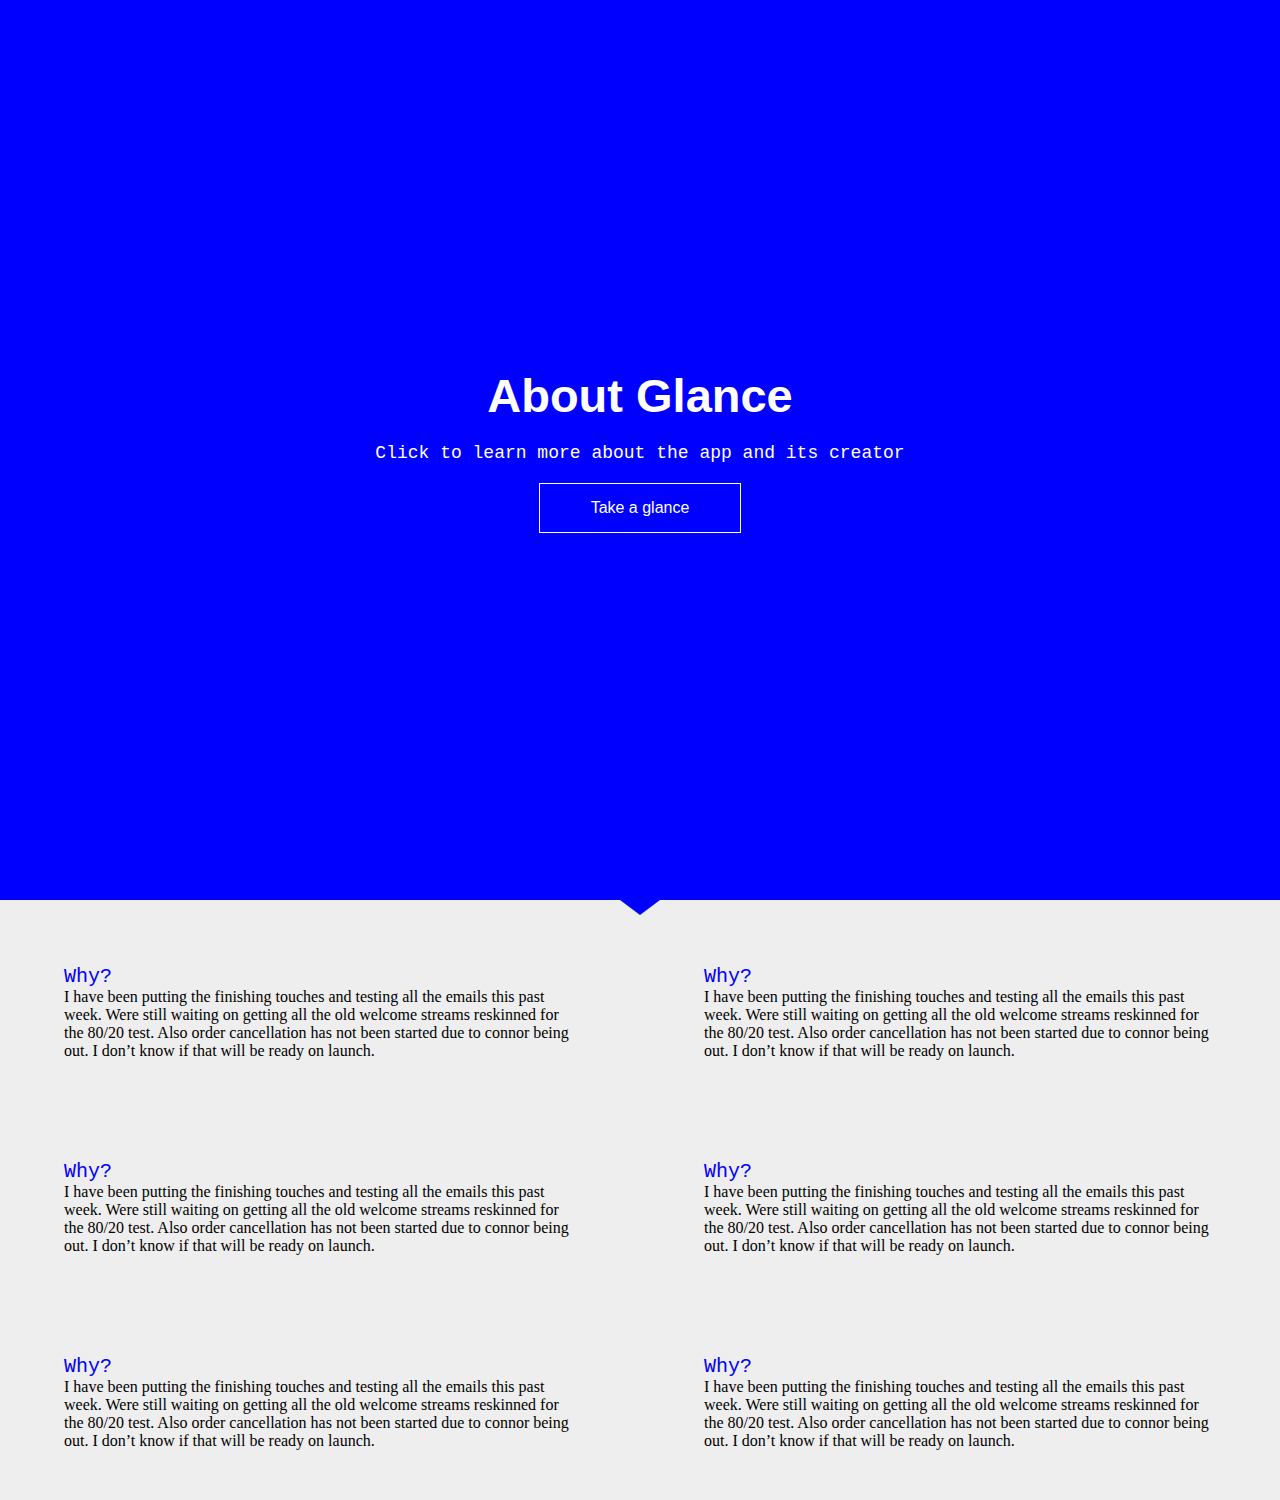
<file: about.html>
<!DOCTYPE html>
<html>

<head>
  <meta charset="utf-8">
<meta http-equiv="X-UA-Compatible" content="IE=edge">
<meta name="viewport" content="width=device-width, initial-scale=1">
  <title></title>
  <link rel="stylesheet" href="./stylesheets/about.css">
</head>

<body>
  <div class="container">
    <!-- hero -->
    <div class="heading">
      <span class="heading-h1">About Glance</span>

      <span class="dek"></span>
  <span class="dek2">Click to learn more about the app and its creator</span>
      <div class="button">Take a glance</div>
    </div>
    <div class="arrow-down">

    </div>
    <div class="content-container">
    <div class="content-left">
      <div class="content-heading">
        Why?
      </div>
      <div class="content">
        I have been putting the finishing touches and testing all the emails this past week.  Were still waiting on getting all the old welcome streams reskinned for the 80/20 test.  Also order cancellation has not been started due to connor being out. I don’t know if that will be ready on launch.

      </div>
    </div>
    <div class="content-right">
      <div class="content-heading">
        Why?
      </div>
      <div class="content">
        I have been putting the finishing touches and testing all the emails this past week.  Were still waiting on getting all the old welcome streams reskinned for the 80/20 test.  Also order cancellation has not been started due to connor being out. I don’t know if that will be ready on launch.

      </div>
    </div>
  </div>
  <div class="content-container">
  <div class="content-left">
    <div class="content-heading">
      Why?
    </div>
    <div class="content">
      I have been putting the finishing touches and testing all the emails this past week.  Were still waiting on getting all the old welcome streams reskinned for the 80/20 test.  Also order cancellation has not been started due to connor being out. I don’t know if that will be ready on launch.

    </div>
  </div>
  <div class="content-right">
    <div class="content-heading">
      Why?
    </div>
    <div class="content">
      I have been putting the finishing touches and testing all the emails this past week.  Were still waiting on getting all the old welcome streams reskinned for the 80/20 test.  Also order cancellation has not been started due to connor being out. I don’t know if that will be ready on launch.

    </div>
  </div>
</div>
<div class="content-container">
<div class="content-left">
  <div class="content-heading">
    Why?
  </div>
  <div class="content">
    I have been putting the finishing touches and testing all the emails this past week.  Were still waiting on getting all the old welcome streams reskinned for the 80/20 test.  Also order cancellation has not been started due to connor being out. I don’t know if that will be ready on launch.

  </div>
</div>
<div class="content-right">
  <div class="content-heading">
    Why?
  </div>
  <div class="content">
    I have been putting the finishing touches and testing all the emails this past week.  Were still waiting on getting all the old welcome streams reskinned for the 80/20 test.  Also order cancellation has not been started due to connor being out. I don’t know if that will be ready on launch.

  </div>
</div>
</div>
</div>
    <script src="https://ajax.googleapis.com/ajax/libs/jquery/2.1.3/jquery.min.js"></script>
    <script src="js/script.js"></script>
</body>
</html>
</file>
<file: stylesheets/about.css>
body{background-color:#eee;margin:0}.button{width:200px;padding:15px 0;border:1px solid #fff;cursor:pointer;font-family:arial;font-weight:lighter;text-align:center;margin-top:20px}.button:hover{background-color:#fff;color:blue;text-decoration:underline;font-weight:bolder}.heading{background-color:blue;color:white;height:100vh;display:-webkit-flex;-webkit-align-items:center;display:flex;align-items:center;justify-content:center;-webkit-justify-content:center;flex-direction:column;-webkit-flex-direction:column}.heading-h1{font-size:47px;text-align:center;font-family:sans-serif;font-weight:bolder}.dek,.dek2{font-family:monospace;font-size:18px;font-weight:lighter;text-align:center;margin-top:10px;padding:0 25px}.arrow-down{width:0;height:0;border-left:20px solid transparent;border-right:20px solid transparent;border-top:15px solid blue;margin:auto}.container{width:100%}.content-container{display:flex;justify-content:space-around;padding:50px 0}.content-left{width:40%}.content-right{width:40%}.content-heading{font-family:courier;font-size:20px;color:blue}
</file>
